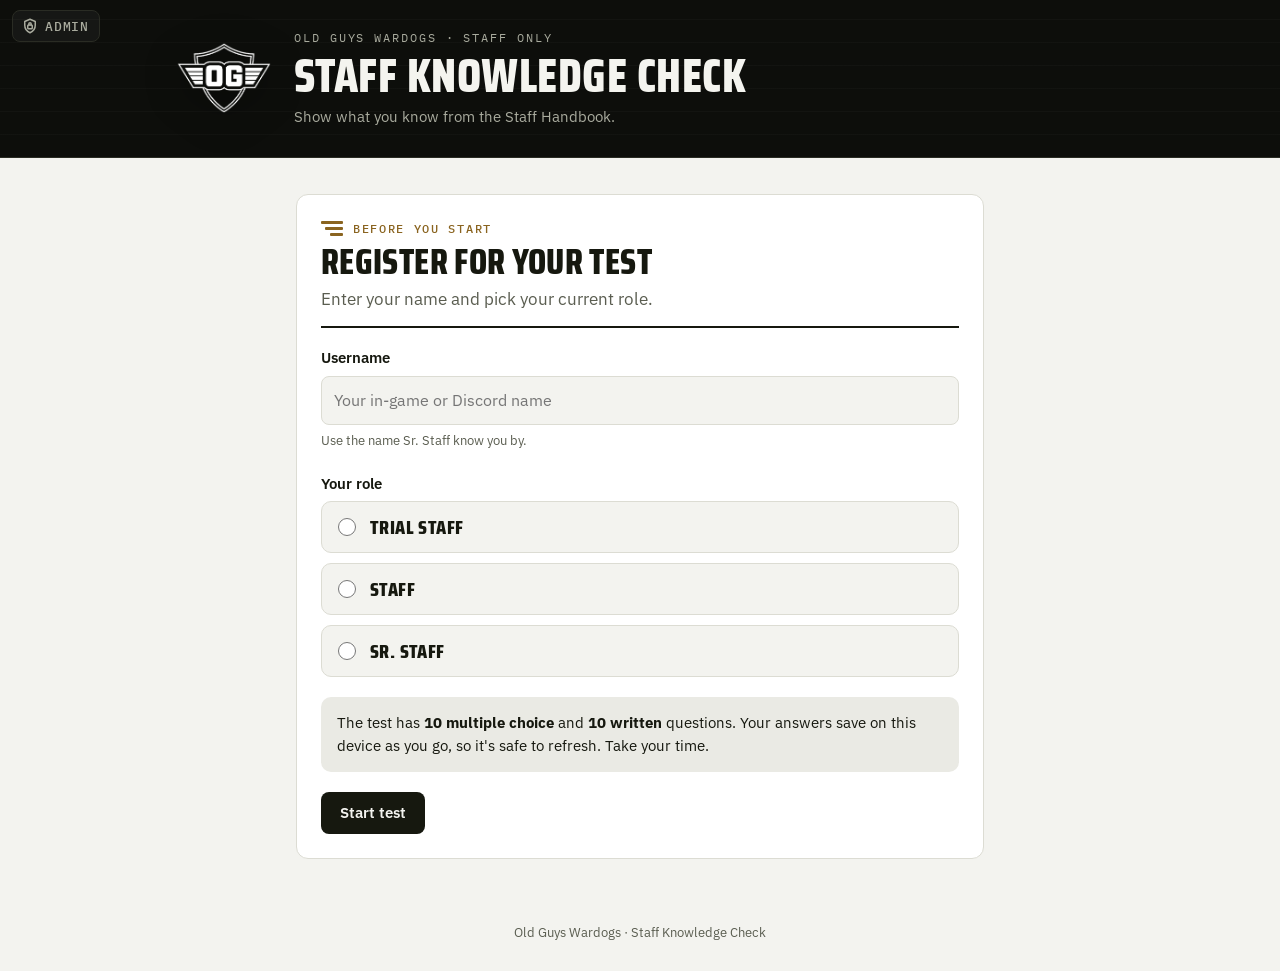
<file: index.html>
<!doctype html>
<html lang="en">
<head>
<meta charset="utf-8">
<meta name="viewport" content="width=device-width, initial-scale=1, viewport-fit=cover">
<title>OG Wardogs Staff Test</title>
<meta name="robots" content="noindex">
<link rel="icon" type="image/png" href="assets/logo.png">
<link rel="preconnect" href="https://fonts.googleapis.com">
<link rel="preconnect" href="https://fonts.gstatic.com" crossorigin>
<link rel="stylesheet" href="https://fonts.googleapis.com/css2?family=Saira+Condensed:wght@600;700;800&family=IBM+Plex+Sans:wght@400;500;600;700&family=IBM+Plex+Mono:wght@400;500&display=swap">
<link rel="stylesheet" href="assets/style.css">
</head>
<body>

<header class="band">
  <a class="corner-btn" href="admin.html" title="Admin area" aria-label="Admin area"><svg viewBox="0 0 24 24" width="18" height="18" fill="none" stroke="currentColor" stroke-width="2" stroke-linecap="round" stroke-linejoin="round" aria-hidden="true"><path d="M12 3l7 3v5c0 4.5-3 8.3-7 10-4-1.7-7-5.5-7-10V6z"/><rect x="9" y="10.5" width="6" height="5" rx="1"/><path d="M10.5 10.5V9a1.5 1.5 0 013 0v1.5"/></svg><span>Admin</span></a>
  <div class="wrap">
    <img class="crest" src="assets/logo.png" alt="Old Guys Wardogs crest">
    <div class="band-text">
      <span class="eyebrow">Old Guys Wardogs · Staff only</span>
      <h1>Staff Knowledge Check</h1>
      <p class="sub" id="band-sub">Show what you know from the Staff Handbook.</p>
    </div>
  </div>
</header>

<div class="progress-bar" id="progress" hidden>
  <div class="wrap narrow">
    <div class="spread small"><span id="prog-label">Question 1 of 20</span><span class="muted" id="prog-who"></span></div>
    <div class="track" aria-hidden="true"><i id="prog-fill"></i></div>
  </div>
</div>

<main>
  <div class="wrap narrow">

    <!-- 1. Registration -->
    <section id="view-register" class="card">
      <div class="head">
        <span class="tag"><span class="wings" aria-hidden="true"><i></i><i></i><i></i></span>Before you start</span>
        <h2>Register for your test</h2>
        <p class="lead">Enter your name and pick your current role.</p>
      </div>
      <form id="reg-form" novalidate>
        <div style="display:grid;gap:20px">
          <div class="field">
            <label for="username">Username</label>
            <input type="text" id="username" autocomplete="nickname" maxlength="40" placeholder="Your in-game or Discord name">
            <span class="hint">Use the name Sr. Staff know you by.</span>
          </div>
          <div class="field">
            <span class="label" id="role-label">Your role</span>
            <div class="roles" role="radiogroup" aria-labelledby="role-label">
              <label class="role-opt"><input type="radio" name="level" id="lvl-1" value="1"><b>Trial Staff</b></label>
              <label class="role-opt"><input type="radio" name="level" id="lvl-2" value="2"><b>Staff</b></label>
              <label class="role-opt"><input type="radio" name="level" id="lvl-3" value="3"><b>Sr. Staff</b></label>
            </div>
          </div>
          <div class="notice small">The test has <b>10 multiple choice</b> and <b>10 written</b> questions. Your answers save on this device as you go, so it's safe to refresh. Take your time.</div>
          <p class="err" id="reg-err" role="alert" hidden></p>
          <div class="row"><button class="btn btn-primary" type="submit" id="start-btn">Start test</button></div>
        </div>
      </form>
    </section>

    <!-- 2. Question -->
    <section id="view-test" class="card" hidden aria-live="polite">
      <span class="q-kind" id="q-kind">Multiple choice</span>
      <p class="q-text" id="q-text"></p>
      <div id="q-body"></div>
      <div class="spread">
        <button class="btn btn-ghost" type="button" id="prev-btn">← Back</button>
        <button class="btn btn-primary" type="button" id="next-btn">Next →</button>
      </div>
    </section>
    <section id="nav-card" class="card" hidden>
      <div class="spread"><span class="label">Jump to a question</span><span class="hint">Grey = answered</span></div>
      <div class="dots" id="dots"></div>
    </section>

    <!-- 3. Review -->
    <section id="view-review" class="card" hidden>
      <div class="head">
        <span class="tag"><span class="wings" aria-hidden="true"><i></i><i></i><i></i></span>Almost done</span>
        <h2>Check your answers</h2>
        <p class="lead">Tap any question to go back and change it. When you're happy, submit.</p>
      </div>
      <ul class="review-list" id="review-list"></ul>
      <div class="confirm" id="confirm" hidden>
        <p id="confirm-text"><b>Submit your test?</b> You can't change your answers after this.</p>
        <div class="row">
          <button class="btn btn-primary" type="button" id="confirm-yes">Yes, submit</button>
          <button class="btn btn-ghost" type="button" id="confirm-no">Not yet</button>
        </div>
      </div>
      <p class="err" id="submit-err" role="alert" hidden></p>
      <div class="spread" id="review-actions">
        <button class="btn btn-ghost" type="button" id="back-to-test">← Back to questions</button>
        <button class="btn btn-primary" type="button" id="submit-btn">Submit test</button>
      </div>
    </section>

    <!-- 4. Thank you -->
    <section id="view-thanks" class="card thanks" hidden>
      <img src="assets/logo.png" alt="">
      <h2>Thank you</h2>
      <p>Your test has been submitted. A member of Sr. Staff will be in touch to go over your grade with you.</p>
    </section>

  </div>
</main>
<footer>Old Guys Wardogs · Staff Knowledge Check</footer>

<script src="assets/config.js"></script>
<script src="assets/api.js"></script>
<script src="assets/app.js"></script>
</body>
</html>
</file>
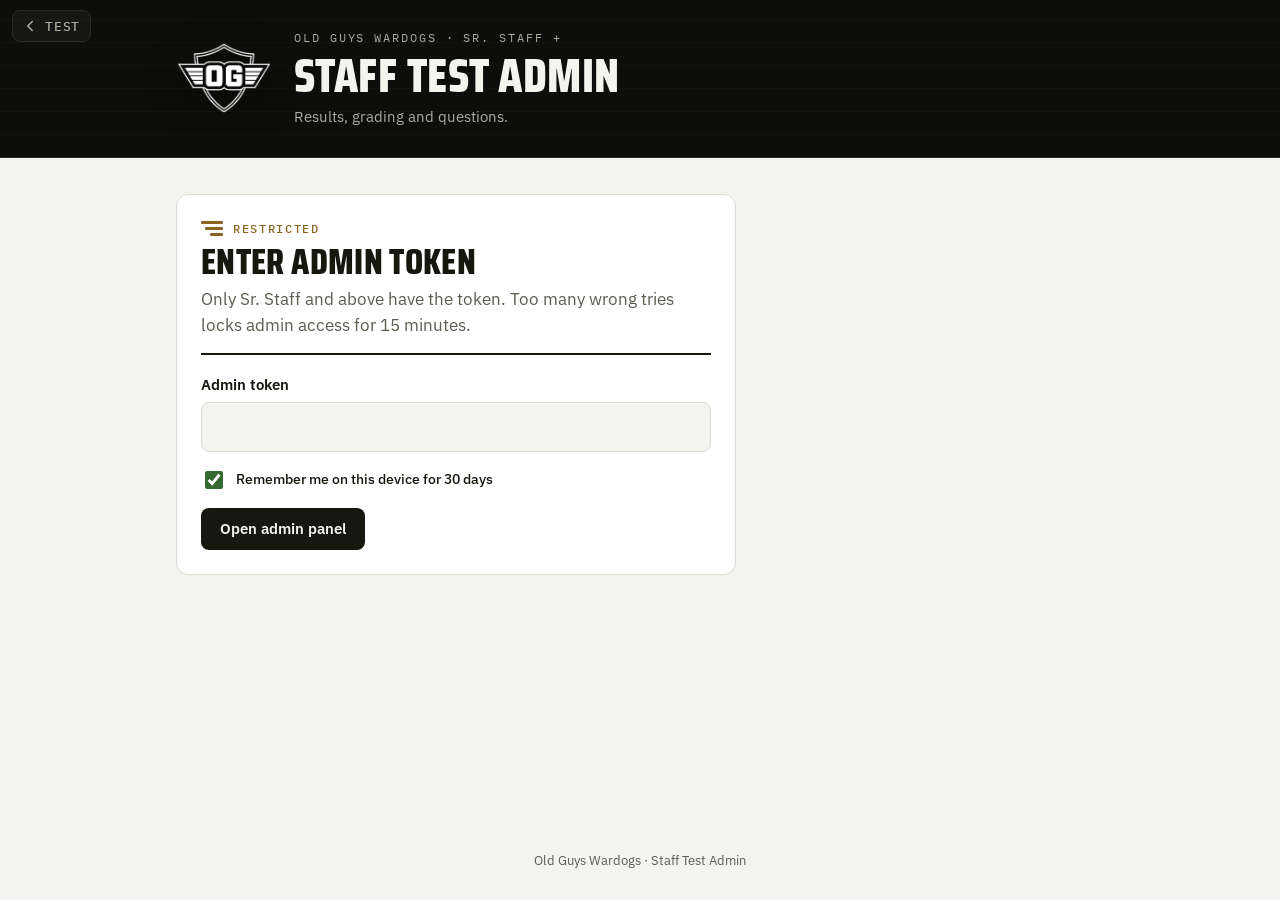
<file: admin.html>
<!doctype html>
<html lang="en">
<head>
<meta charset="utf-8">
<meta name="viewport" content="width=device-width, initial-scale=1, viewport-fit=cover">
<title>Staff Test Admin</title>
<meta name="robots" content="noindex">
<link rel="icon" type="image/png" href="assets/logo.png">
<link rel="preconnect" href="https://fonts.googleapis.com">
<link rel="preconnect" href="https://fonts.gstatic.com" crossorigin>
<link rel="stylesheet" href="https://fonts.googleapis.com/css2?family=Saira+Condensed:wght@600;700;800&family=IBM+Plex+Sans:wght@400;500;600;700&family=IBM+Plex+Mono:wght@400;500&display=swap">
<link rel="stylesheet" href="assets/style.css">
<link rel="stylesheet" href="assets/admin.css">
</head>
<body>

<header class="band">
  <a class="corner-btn" href="./" title="Back to the test" aria-label="Back to the test"><svg viewBox="0 0 24 24" width="18" height="18" fill="none" stroke="currentColor" stroke-width="2" stroke-linecap="round" stroke-linejoin="round" aria-hidden="true"><path d="M15 18l-6-6 6-6"/></svg><span>Test</span></a>
  <div class="wrap">
    <img class="crest" src="assets/logo.png" alt="Old Guys Wardogs crest">
    <div class="band-text">
      <span class="eyebrow">Old Guys Wardogs · Sr. Staff +</span>
      <h1>Staff Test Admin</h1>
      <p class="sub">Results, grading and questions.</p>
    </div>
  </div>
</header>

<nav class="tabs" id="tabs" hidden>
  <div class="wrap">
    <div class="tabs-inner">
      <button type="button" class="tab on" data-tab="results">Results</button>
      <button type="button" class="tab" data-tab="questions">Questions</button>
      <button type="button" class="tab" data-tab="settings">Settings</button>
      <button type="button" class="btn btn-ghost btn-sm" id="logout">Log out</button>
    </div>
  </div>
</nav>

<main>
  <div class="wrap">

    <!-- Login -->
    <section id="view-login" class="card login">
      <div class="head">
        <span class="tag"><span class="wings" aria-hidden="true"><i></i><i></i><i></i></span>Restricted</span>
        <h2>Enter admin token</h2>
        <p class="lead">Only Sr. Staff and above have the token. Too many wrong tries locks admin access for 15 minutes.</p>
      </div>
      <form id="login-form" novalidate>
        <div style="display:grid;gap:16px">
          <div class="field">
            <label for="token">Admin token</label>
            <input type="password" id="token" autocomplete="current-password">
          </div>
          <label class="switch small" style="font-weight:500"><input type="checkbox" id="remember" checked> Remember me on this device for 30 days</label>
          <p class="err" id="login-err" role="alert" hidden></p>
          <div class="row"><button class="btn btn-primary" type="submit" id="login-btn">Open admin panel</button></div>
        </div>
      </form>
    </section>

    <!-- Results list -->
    <section id="view-results" hidden>
      <div class="stats" id="stats"></div>
      <div class="card">
        <div class="spread">
          <div class="filters" id="level-filter">
            <button type="button" class="chip-btn on" data-l="0">All</button>
            <button type="button" class="chip-btn" data-l="1">Trial Staff</button>
            <button type="button" class="chip-btn" data-l="2">Staff</button>
            <button type="button" class="chip-btn" data-l="3">Sr. Staff</button>
          </div>
          <div class="row">
            <label class="sr" for="search">Search by name</label>
            <input type="text" id="search" placeholder="Search name" style="width:200px;padding:8px 10px">
            <button type="button" class="btn btn-ghost btn-sm" id="refresh">Refresh</button>
          </div>
        </div>
        <div class="table-wrap">
          <table class="results">
            <thead><tr><th>Name</th><th>Role</th><th>Submitted</th><th>Multiple choice</th><th>Grade</th><th>Written</th></tr></thead>
            <tbody id="results-body"></tbody>
          </table>
        </div>
        <p class="muted small" id="results-empty" hidden></p>
      </div>
    </section>

    <!-- Result detail -->
    <section id="view-detail" hidden>
      <button type="button" class="btn btn-ghost btn-sm" id="detail-back">← All results</button>
      <div id="detail"></div>
    </section>

    <!-- Questions editor -->
    <section id="view-questions" hidden>
      <div class="card">
        <div class="spread">
          <div class="filters" id="q-level">
            <button type="button" class="chip-btn on" data-l="1">Level 1 · Trial Staff</button>
            <button type="button" class="chip-btn" data-l="2">Level 2 · Staff</button>
            <button type="button" class="chip-btn" data-l="3">Level 3 · Sr. Staff</button>
          </div>
        </div>
        <p class="muted small">Changes only apply to new tests. Results already submitted keep the questions they were given.</p>
      </div>
      <div id="q-editor"></div>
      <div class="savebar" id="savebar">
        <div class="wrap">
          <span id="save-state" class="small muted">No changes</span>
          <div class="row">
            <button type="button" class="btn btn-ghost btn-sm" id="q-discard" disabled>Discard changes</button>
            <button type="button" class="btn btn-primary btn-sm" id="q-save" disabled>Save level</button>
          </div>
        </div>
      </div>
    </section>

    <!-- Settings -->
    <section id="view-settings" hidden>
      <div class="card">
        <div class="head">
          <span class="tag"><span class="wings" aria-hidden="true"><i></i><i></i><i></i></span>Security</span>
          <h2>Change admin token</h2>
          <p class="lead">Everyone who uses the admin panel will need the new token. It's stored hashed, so it can't be recovered. Write it down.</p>
        </div>
        <form id="token-form" novalidate>
          <div style="display:grid;gap:16px">
            <div class="field"><label for="new-token">New token</label><input type="password" id="new-token" autocomplete="new-password"><span class="hint">At least 12 characters. Longer is safer.</span></div>
            <div class="field"><label for="new-token-2">Type it again</label><input type="password" id="new-token-2" autocomplete="new-password"></div>
            <p class="err" id="token-err" role="alert" hidden></p>
            <p class="ok-msg" id="token-ok" role="status" hidden>Token changed. Use the new one from now on.</p>
            <div class="row"><button class="btn btn-primary" type="submit">Change token</button></div>
          </div>
        </form>
      </div>
      <div class="card">
        <div class="head"><h2>Grading scale</h2><p class="lead">Used for the multiple choice section. Written answers aren't graded automatically.</p></div>
        <div class="scale"><span class="pill good">A · 90–100%</span><span class="pill good">B · 80–89%</span><span class="pill warn">C · 70–79%</span><span class="pill warn">D · 60–69%</span><span class="pill bad">F · under 60%</span></div>
      </div>
    </section>

  </div>
</main>
<div class="toast" id="toast" role="status" hidden></div>
<footer>Old Guys Wardogs · Staff Test Admin</footer>

<script src="assets/config.js"></script>
<script src="assets/api.js"></script>
<script src="assets/admin.js"></script>
</body>
</html>
</file>
<file: assets/style.css>
/* OG Wardogs Staff Knowledge Check — shared styles (matches the Staff Handbook) */
:root{
  --bg:#f3f3ef; --surface:#ffffff; --sunk:#eaeae4; --line:#dcdcd3;
  --fg:#16180f; --muted:#5a5d50; --accent:#3f4a26; --accent-ink:#ffffff; --brass:#8a6420;
  --hero:#0d0e0b; --hero-fg:#f4f4ef; --hero-muted:#a9ab9e; --hero-line:#2a2c24;
  --sev-1:#9c7a0e; --sev-2:#b8641a; --sev-4:#a02a2a;
  --sev-1-bg:#f6efd2; --sev-2-bg:#f8e6d2; --sev-4-bg:#f4d6d6;
  --good:#356b32; --good-bg:#e1eedb; --bad-bg:#f6e0dc; --bad:#9c3328;
  --f-display:"Saira Condensed","Arial Narrow",Impact,sans-serif;
  --f-body:"IBM Plex Sans",system-ui,-apple-system,"Segoe UI",sans-serif;
  --f-mono:"IBM Plex Mono",ui-monospace,Consolas,monospace;
}
@media (prefers-color-scheme:dark){:root:not([data-theme="light"]){
  --bg:#0f100d; --surface:#171913; --sunk:#1f221a; --line:#2c3024;
  --fg:#e9e9e1; --muted:#a0a394; --accent:#b5c47e; --accent-ink:#11130d; --brass:#d6a54c;
  --hero:#070806; --hero-fg:#f4f4ef; --hero-muted:#9a9c90; --hero-line:#22241d;
  --sev-1:#e6c04a; --sev-2:#ec9a48; --sev-4:#ef6464;
  --sev-1-bg:#332c12; --sev-2-bg:#372612; --sev-4-bg:#3c1a1a;
  --good:#8fcf7f; --good-bg:#1c2e1c; --bad-bg:#361b17; --bad:#f08a7c; color-scheme:dark}}
:root[data-theme="dark"]{
  --bg:#0f100d; --surface:#171913; --sunk:#1f221a; --line:#2c3024;
  --fg:#e9e9e1; --muted:#a0a394; --accent:#b5c47e; --accent-ink:#11130d; --brass:#d6a54c;
  --hero:#070806; --hero-fg:#f4f4ef; --hero-muted:#9a9c90; --hero-line:#22241d;
  --sev-1:#e6c04a; --sev-2:#ec9a48; --sev-4:#ef6464;
  --sev-1-bg:#332c12; --sev-2-bg:#372612; --sev-4-bg:#3c1a1a;
  --good:#8fcf7f; --good-bg:#1c2e1c; --bad-bg:#361b17; --bad:#f08a7c; color-scheme:dark}

*{box-sizing:border-box}
html{-webkit-text-size-adjust:100%}
body{margin:0;background:var(--bg);color:var(--fg);font-family:var(--f-body);font-size:16px;line-height:1.6;min-height:100vh;display:flex;flex-direction:column}
[hidden]{display:none!important}
img{max-width:100%}
a{color:var(--accent);text-underline-offset:3px}
:focus-visible{outline:3px solid var(--brass);outline-offset:2px;border-radius:4px}
.wrap{width:100%;max-width:960px;margin:0 auto;padding-left:max(16px,env(safe-area-inset-left,0px));padding-right:max(16px,env(safe-area-inset-right,0px))}
.wrap.narrow{max-width:720px}
h1,h2,h3{margin:0}
p{margin:0}

/* Top band */
.band{background:var(--hero);color:var(--hero-fg);position:relative;overflow:hidden;border-bottom:1px solid var(--hero-line)}
.band::before{content:"";position:absolute;inset:0;background:repeating-linear-gradient(0deg,transparent 0 22px,rgba(255,255,255,.025) 22px 23px);pointer-events:none}
.band .wrap{position:relative;padding-block:max(28px,env(safe-area-inset-top,0px)) 28px;display:flex;align-items:center;gap:22px}
.crest{width:96px;height:auto;flex:none;filter:drop-shadow(0 6px 18px rgba(0,0,0,.6))}
.band-text{display:grid;gap:6px;min-width:0}
.eyebrow{font-family:var(--f-mono);font-size:12px;letter-spacing:.16em;text-transform:uppercase;color:var(--hero-muted)}
.band h1{font-family:var(--f-display);font-weight:800;text-transform:uppercase;font-size:clamp(30px,5.4vw,48px);line-height:.95;letter-spacing:.01em;text-wrap:balance}
.band .sub{color:var(--hero-muted);font-size:15px}
@media (max-width:520px){.crest{width:70px}.band .wrap{gap:16px}}

main{flex:1}
main > .wrap{padding-block:36px 64px;display:grid;gap:24px}

.tag{display:inline-flex;align-items:center;gap:10px;font-family:var(--f-mono);font-size:12px;letter-spacing:.14em;text-transform:uppercase;color:var(--brass);font-weight:500}
.wings{display:inline-grid;gap:3px;width:22px;flex:none}
.wings i{display:block;height:3px;background:currentColor;border-radius:1px}
.wings i:nth-child(2){width:80%;margin-left:auto}.wings i:nth-child(3){width:60%;margin-left:auto}
h2{font-family:var(--f-display);font-weight:800;text-transform:uppercase;font-size:clamp(26px,4.4vw,36px);line-height:1;letter-spacing:.01em;text-wrap:balance}
.head{display:grid;gap:6px;padding-bottom:14px;border-bottom:2px solid var(--fg)}
.lead{color:var(--muted);font-size:16.5px;max-width:62ch}
.muted{color:var(--muted)}
.small{font-size:13.5px}

.card{background:var(--surface);border:1px solid var(--line);border-radius:12px;padding:24px;display:grid;gap:18px;min-width:0}
@media (max-width:520px){.card{padding:18px}}

/* Forms */
.field{display:grid;gap:6px}
label,.label{font-weight:600;font-size:14.5px}
.hint{font-size:13px;color:var(--muted)}
input[type=text],input[type=password],select,textarea{width:100%;font:inherit;font-size:16px;color:var(--fg);background:var(--bg);border:1px solid var(--line);border-radius:8px;padding:11px 12px}
textarea{min-height:140px;resize:vertical;line-height:1.5}
input:focus,select:focus,textarea:focus{outline:none;border-color:var(--fg);box-shadow:0 0 0 3px color-mix(in srgb,var(--brass) 30%,transparent)}
.err{color:var(--bad);font-size:14px;font-weight:500}
.ok-msg{color:var(--good);font-size:14px;font-weight:500}

.btn{display:inline-flex;align-items:center;justify-content:center;gap:8px;font:600 15px var(--f-body);border-radius:8px;padding:11px 18px;border:1px solid transparent;cursor:pointer;text-decoration:none;line-height:1.2}
.btn-primary{background:var(--fg);color:var(--bg)}
.btn-primary:hover{filter:brightness(1.15)}
.btn-ghost{background:transparent;color:var(--fg);border-color:var(--line)}
.btn-ghost:hover{border-color:var(--fg)}
.btn-danger{background:transparent;color:var(--bad);border-color:color-mix(in srgb,var(--bad) 40%,transparent)}
.btn-danger:hover{background:var(--bad-bg)}
.btn-sm{padding:6px 11px;font-size:13.5px}
.btn[disabled]{opacity:.5;cursor:not-allowed}
.row{display:flex;flex-wrap:wrap;gap:10px;align-items:center}
.spread{display:flex;flex-wrap:wrap;gap:10px;align-items:center;justify-content:space-between}

/* Role picker */
.roles{display:grid;gap:10px}
.role-opt{display:grid;grid-template-columns:auto minmax(0,1fr);gap:4px 14px;align-items:start;padding:14px 16px;border:1px solid var(--line);border-radius:10px;cursor:pointer;background:var(--bg)}
.role-opt:hover{border-color:var(--muted)}
.role-opt input{margin:4px 0 0;width:18px;height:18px;accent-color:var(--fg);grid-row:span 2}
.role-opt b{font-family:var(--f-display);font-weight:800;text-transform:uppercase;font-size:20px;letter-spacing:.02em;line-height:1.1}
.role-opt span{color:var(--muted);font-size:14px}
.role-opt:has(input:checked){border-color:var(--fg);background:var(--surface);box-shadow:inset 0 0 0 1px var(--fg)}
.lvl{font-family:var(--f-mono);font-size:11px;letter-spacing:.08em;text-transform:uppercase;color:var(--brass);margin-left:8px;font-weight:500}

/* Test */
.progress-bar{position:sticky;top:0;z-index:5;background:var(--surface);border-bottom:1px solid var(--line)}
.progress-bar .wrap{padding-block:12px;display:grid;gap:8px}
.track{height:6px;background:var(--sunk);border-radius:99px;overflow:hidden}
.track i{display:block;height:100%;background:var(--fg);width:0;transition:width .25s}
@media (prefers-reduced-motion:reduce){.track i{transition:none}}
.q-kind{font-family:var(--f-mono);font-size:12px;letter-spacing:.12em;text-transform:uppercase;color:var(--brass)}
.q-text{font-size:clamp(19px,2.6vw,23px);font-weight:600;line-height:1.4;text-wrap:pretty}
.opts{display:grid;gap:10px}
.opt{display:grid;grid-template-columns:auto minmax(0,1fr);gap:14px;align-items:center;padding:14px 16px;border:1px solid var(--line);border-radius:10px;cursor:pointer;background:var(--bg);font-size:16px}
.opt:hover{border-color:var(--muted)}
.opt input{position:absolute;opacity:0;pointer-events:none}
.opt .key{width:30px;height:30px;border-radius:7px;display:grid;place-items:center;font-family:var(--f-mono);font-weight:500;background:var(--sunk);color:var(--muted)}
.opt:has(input:checked){border-color:var(--fg);background:var(--surface);box-shadow:inset 0 0 0 1px var(--fg)}
.opt:has(input:checked) .key{background:var(--fg);color:var(--bg)}
.opt:has(input:focus-visible){outline:3px solid var(--brass);outline-offset:2px}
.counter{font-size:13px;color:var(--muted);text-align:right}
.dots{display:flex;flex-wrap:wrap;gap:6px}
.dot{width:34px;height:34px;border-radius:7px;border:1px solid var(--line);background:var(--surface);font:500 13px var(--f-mono);color:var(--muted);cursor:pointer;display:grid;place-items:center;padding:0}
.dot.done{background:var(--sunk);color:var(--fg)}
.dot.cur{border-color:var(--fg);box-shadow:inset 0 0 0 1px var(--fg);color:var(--fg)}
.dot.sep{margin-left:10px}
.review-list{display:grid;gap:8px;margin:0;padding:0;list-style:none}
.review-list li{display:flex;gap:12px;align-items:baseline;justify-content:space-between;padding:10px 12px;border-radius:8px;background:var(--bg);border:1px solid var(--line)}
.pill{display:inline-block;font:500 12px var(--f-mono);letter-spacing:.04em;padding:3px 8px;border-radius:6px;white-space:nowrap}
.pill.good{background:var(--good-bg);color:var(--good)}
.pill.warn{background:var(--sev-1-bg);color:var(--sev-1)}
.pill.bad{background:var(--sev-4-bg);color:var(--sev-4)}
.pill.plain{background:var(--sunk);color:var(--muted)}
.confirm{border:1px solid var(--sev-1);background:var(--sev-1-bg);border-radius:10px;padding:16px;display:grid;gap:12px}

.thanks{text-align:center;justify-items:center;padding-block:40px}
.thanks img{width:110px;background:var(--hero);border-radius:16px;padding:14px}
.thanks h2{font-size:clamp(30px,5vw,44px)}
.thanks p{max-width:48ch;color:var(--muted);font-size:17px}

.notice{border-radius:10px;padding:14px 16px;background:var(--sunk);font-size:14.5px}
.notice.bad{background:var(--bad-bg);color:var(--bad)}
.spinner{width:18px;height:18px;border:2px solid currentColor;border-right-color:transparent;border-radius:50%;animation:spin .8s linear infinite;display:inline-block;vertical-align:middle}
@keyframes spin{to{transform:rotate(360deg)}}
@media (prefers-reduced-motion:reduce){.spinner{animation-duration:2.4s}}

footer{color:var(--muted);font-size:13px;text-align:center;padding:0 16px max(28px,env(safe-area-inset-bottom,0px))}
.role-opt span{font-weight:400}
.role-opt .lvl{font-size:11px;color:var(--brass);font-weight:500}
.opt{font-weight:500}
.role-opt{align-items:center}
.role-opt input{margin:0;grid-row:auto}
/* Review list: one tidy row per question */
#view-review > *{min-width:0}
.review-list{min-width:0}
.review-list li{display:block;padding:0;background:none;border:0}
.review-list .rv{display:grid;grid-template-columns:2.2em minmax(0,1fr) auto;gap:12px;align-items:center;padding:10px 12px;border-radius:8px;background:var(--bg);border:1px solid var(--line);color:var(--fg);text-decoration:none;min-width:0}
.review-list .rv:hover{border-color:var(--fg)}
.rv-n{font:500 13px var(--f-mono);color:var(--muted);text-align:right;font-variant-numeric:tabular-nums}
.rv-q{min-width:0;overflow:hidden;text-overflow:ellipsis;white-space:nowrap;font-size:15px}
.review-list .pill{justify-self:end}
@media (max-width:520px){.rv-q{white-space:normal;overflow:visible;font-size:14.5px;line-height:1.4}.review-list .rv{align-items:start;gap:10px}.rv-n{padding-top:1px}}

/* Corner button (admin / back to test) */
.corner-btn{position:absolute;z-index:2;top:max(10px,env(safe-area-inset-top,0px));left:max(12px,env(safe-area-inset-left,0px));display:inline-flex;align-items:center;gap:6px;padding:6px 10px 6px 8px;border-radius:8px;border:1px solid var(--hero-line);background:rgba(255,255,255,.04);color:var(--hero-muted);font:500 12.5px var(--f-mono);letter-spacing:.06em;text-transform:uppercase;text-decoration:none}
.corner-btn:hover{color:var(--hero-fg);border-color:var(--hero-muted);background:rgba(255,255,255,.08)}
@media (max-width:1100px){.band .wrap{padding-top:max(56px,env(safe-area-inset-top,0px))}}
.switch{display:inline-flex;align-items:center;gap:10px;cursor:pointer}
.switch input{width:18px;height:18px;accent-color:var(--fg)}
</file>
<file: assets/admin.css>
.sr{position:absolute;width:1px;height:1px;overflow:hidden;clip:rect(0 0 0 0);white-space:nowrap}
.login{max-width:560px}
.tabs{position:sticky;top:0;z-index:6;background:var(--surface);border-bottom:1px solid var(--line)}
.tabs .wrap{overflow-x:auto}
.tabs-inner{display:flex;gap:4px;align-items:center;padding-block:10px;width:max-content;min-width:100%}
.tab{font:500 14.5px var(--f-body);background:none;border:0;color:var(--muted);padding:8px 14px;border-radius:7px;cursor:pointer}
.tab:hover{background:var(--sunk);color:var(--fg)}
.tab.on{background:var(--fg);color:var(--bg)}
#logout{margin-left:auto}

main section[id^="view-"]:not(.card){display:grid;gap:16px}

.stats{display:grid;grid-template-columns:repeat(auto-fit,minmax(160px,1fr));gap:12px}
.stat{background:var(--surface);border:1px solid var(--line);border-radius:12px;padding:16px 18px;display:grid;gap:2px}
.stat b{font-family:var(--f-display);font-weight:800;font-size:34px;line-height:1;font-variant-numeric:tabular-nums}
.stat span{font-size:13px;color:var(--muted)}

.filters{display:flex;flex-wrap:wrap;gap:6px}
.chip-btn{font:500 13.5px var(--f-body);padding:6px 12px;border-radius:7px;border:1px solid var(--line);background:var(--bg);color:var(--muted);cursor:pointer}
.chip-btn:hover{color:var(--fg);border-color:var(--muted)}
.chip-btn.on{background:var(--fg);border-color:var(--fg);color:var(--bg)}

.table-wrap{overflow-x:auto;margin-inline:-4px}
table.results{width:100%;border-collapse:collapse;font-size:14.5px;min-width:640px}
.results th{text-align:left;font:500 11.5px var(--f-mono);letter-spacing:.08em;text-transform:uppercase;color:var(--muted);padding:8px 10px;border-bottom:1px solid var(--line)}
.results td{padding:12px 10px;border-bottom:1px solid var(--line);vertical-align:middle;font-variant-numeric:tabular-nums}
.results tbody tr{cursor:pointer}
.results tbody tr:hover td{background:var(--bg)}
.results td b{font-weight:600}
.scorebar{display:flex;align-items:center;gap:10px}
.scorebar .bar{width:80px;height:6px;border-radius:99px;background:var(--sunk);overflow:hidden;flex:none}
.scorebar .bar i{display:block;height:100%}

/* Detail */
.detail-head{display:grid;grid-template-columns:minmax(0,1fr) auto;gap:20px;align-items:start}
@media (max-width:640px){.detail-head{grid-template-columns:1fr}}
.big-grade{display:grid;justify-items:center;gap:2px;padding:14px 22px;border-radius:12px;min-width:130px}
.big-grade b{font-family:var(--f-display);font-weight:800;font-size:56px;line-height:1}
.big-grade span{font:500 12px var(--f-mono);letter-spacing:.06em;text-transform:uppercase}
.big-grade.good{background:var(--good-bg);color:var(--good)}
.big-grade.warn{background:var(--sev-1-bg);color:var(--sev-1)}
.big-grade.bad{background:var(--sev-4-bg);color:var(--sev-4)}
.meta{display:flex;flex-wrap:wrap;gap:6px 18px;font-size:14px;color:var(--muted)}
.meta b{color:var(--fg);font-weight:600}
.tally{display:grid;grid-template-columns:repeat(3,minmax(0,1fr));gap:10px}
.tally div{background:var(--bg);border-radius:10px;padding:12px 14px;display:grid}
.tally b{font-family:var(--f-display);font-weight:800;font-size:28px;line-height:1.05;font-variant-numeric:tabular-nums}
.tally span{font-size:12.5px;color:var(--muted)}
.answer{border-top:1px solid var(--line);padding-top:16px;display:grid;gap:10px}
.answer:first-of-type{border-top:0;padding-top:0}
.answer .qhead{display:flex;gap:12px;align-items:flex-start;justify-content:space-between}
.answer .qhead p{font-weight:600}
.answer .num{font:500 12px var(--f-mono);color:var(--brass);letter-spacing:.06em}
.choices{display:grid;gap:6px;margin:0;padding:0;list-style:none;font-size:14.5px}
.choices li{display:flex;gap:10px;align-items:flex-start;padding:8px 10px;border-radius:7px;background:var(--bg)}
.choices li .k{font-family:var(--f-mono);font-size:12.5px;color:var(--muted);flex:none;width:18px}
.choices li.right{background:var(--good-bg);color:var(--good)}
.choices li.wrong{background:var(--sev-4-bg);color:var(--sev-4)}
.choices li em{margin-left:auto;font:500 11.5px var(--f-mono);font-style:normal;letter-spacing:.04em;white-space:nowrap}
.written{white-space:pre-wrap;background:var(--bg);border-radius:8px;padding:12px 14px;font-size:15px;overflow-wrap:anywhere}
.written.empty{color:var(--muted);font-style:italic}
.guide{font-size:13.5px;color:var(--muted);border-left:3px solid var(--brass);padding:2px 0 2px 12px}
.guide b{color:var(--brass);font-weight:600}
.review-box{display:grid;gap:12px}
.switch{display:inline-flex;align-items:center;gap:10px;font-weight:600;cursor:pointer}
.switch input{width:18px;height:18px;accent-color:var(--good)}

/* Question editor */
.q-section-title{display:flex;align-items:baseline;justify-content:space-between;gap:10px;flex-wrap:wrap}
.q-section-title h3{font-family:var(--f-display);font-weight:800;text-transform:uppercase;font-size:24px}
.q-item{border:1px solid var(--line);border-radius:10px;padding:16px;display:grid;gap:12px;background:var(--bg)}
.q-item .bar{display:flex;align-items:center;justify-content:space-between;gap:8px;flex-wrap:wrap}
.q-item .num{font:500 12px var(--f-mono);letter-spacing:.08em;text-transform:uppercase;color:var(--brass)}
.q-item textarea{min-height:70px;background:var(--surface)}
.q-item textarea.guide-in{min-height:60px}
.q-item input[type=text]{background:var(--surface);padding:9px 11px}
.opt-edit{display:grid;grid-template-columns:auto auto minmax(0,1fr);gap:10px;align-items:center}
.opt-edit input[type=radio]{width:18px;height:18px;accent-color:var(--good);margin:0}
.opt-edit .k{font-family:var(--f-mono);font-size:13px;color:var(--muted)}
.icon-btn{background:none;border:1px solid var(--line);border-radius:6px;color:var(--muted);cursor:pointer;padding:4px 9px;font:500 13px var(--f-body)}
.icon-btn:hover{color:var(--fg);border-color:var(--fg)}
.icon-btn.del:hover{color:var(--bad);border-color:var(--bad)}
.icon-btn[disabled]{opacity:.35;cursor:not-allowed}
.count-warn{font-size:13px}
.savebar{position:sticky;bottom:0;z-index:5;background:var(--surface);border-top:1px solid var(--line);margin-inline:calc(-1 * max(16px, env(safe-area-inset-left,0px)));}
.savebar .wrap{display:flex;justify-content:space-between;align-items:center;gap:10px;flex-wrap:wrap;padding-block:12px max(12px,env(safe-area-inset-bottom,0px))}
.savebar.dirty{border-top:2px solid var(--sev-1)}
.savebar.dirty #save-state{color:var(--sev-1);font-weight:600}
.scale{display:flex;flex-wrap:wrap;gap:8px}

.toast{position:fixed;left:50%;transform:translateX(-50%);bottom:max(20px,env(safe-area-inset-bottom,0px));z-index:30;background:var(--fg);color:var(--bg);padding:10px 16px;border-radius:8px;font-size:14px;font-weight:500;box-shadow:0 8px 24px rgba(0,0,0,.25);max-width:calc(100% - 32px)}
.toast.bad{background:var(--bad);color:#fff}
#detail-back{justify-self:start}
#detail{display:grid;gap:16px}
</file>
